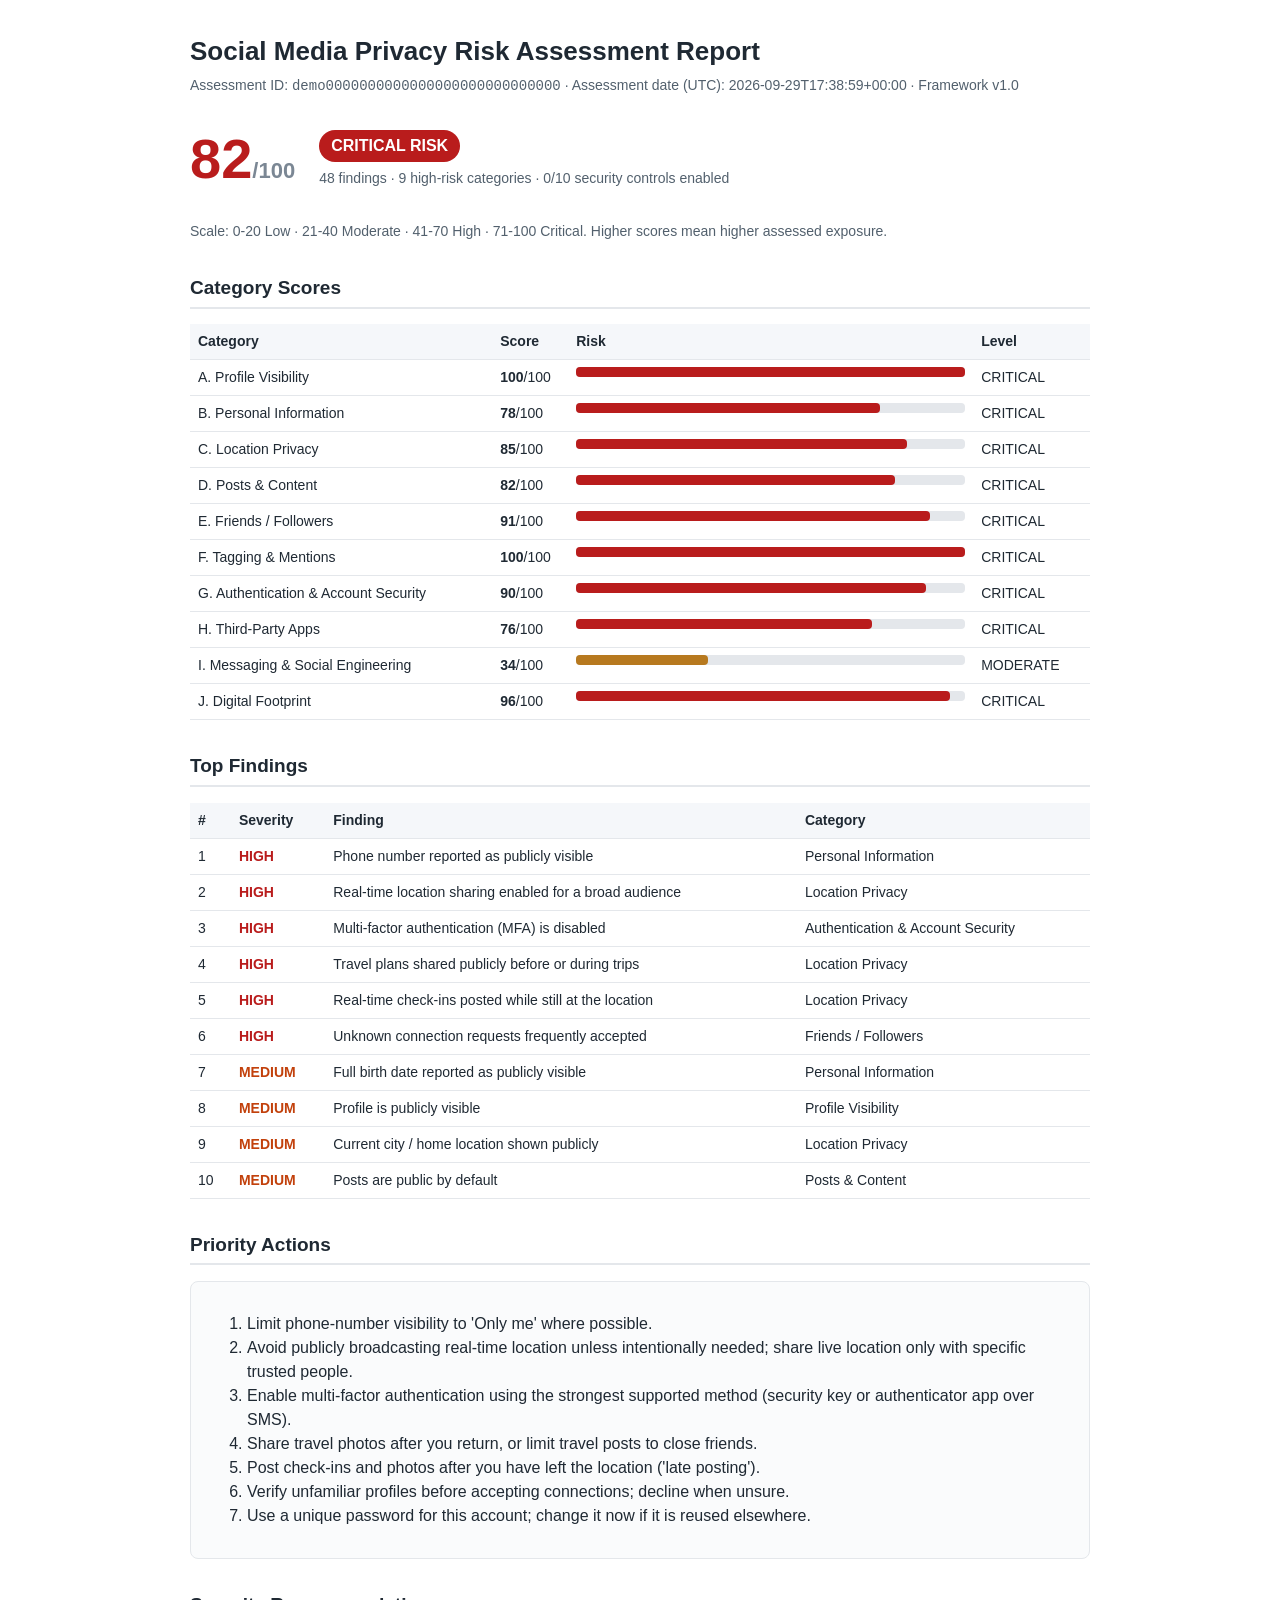
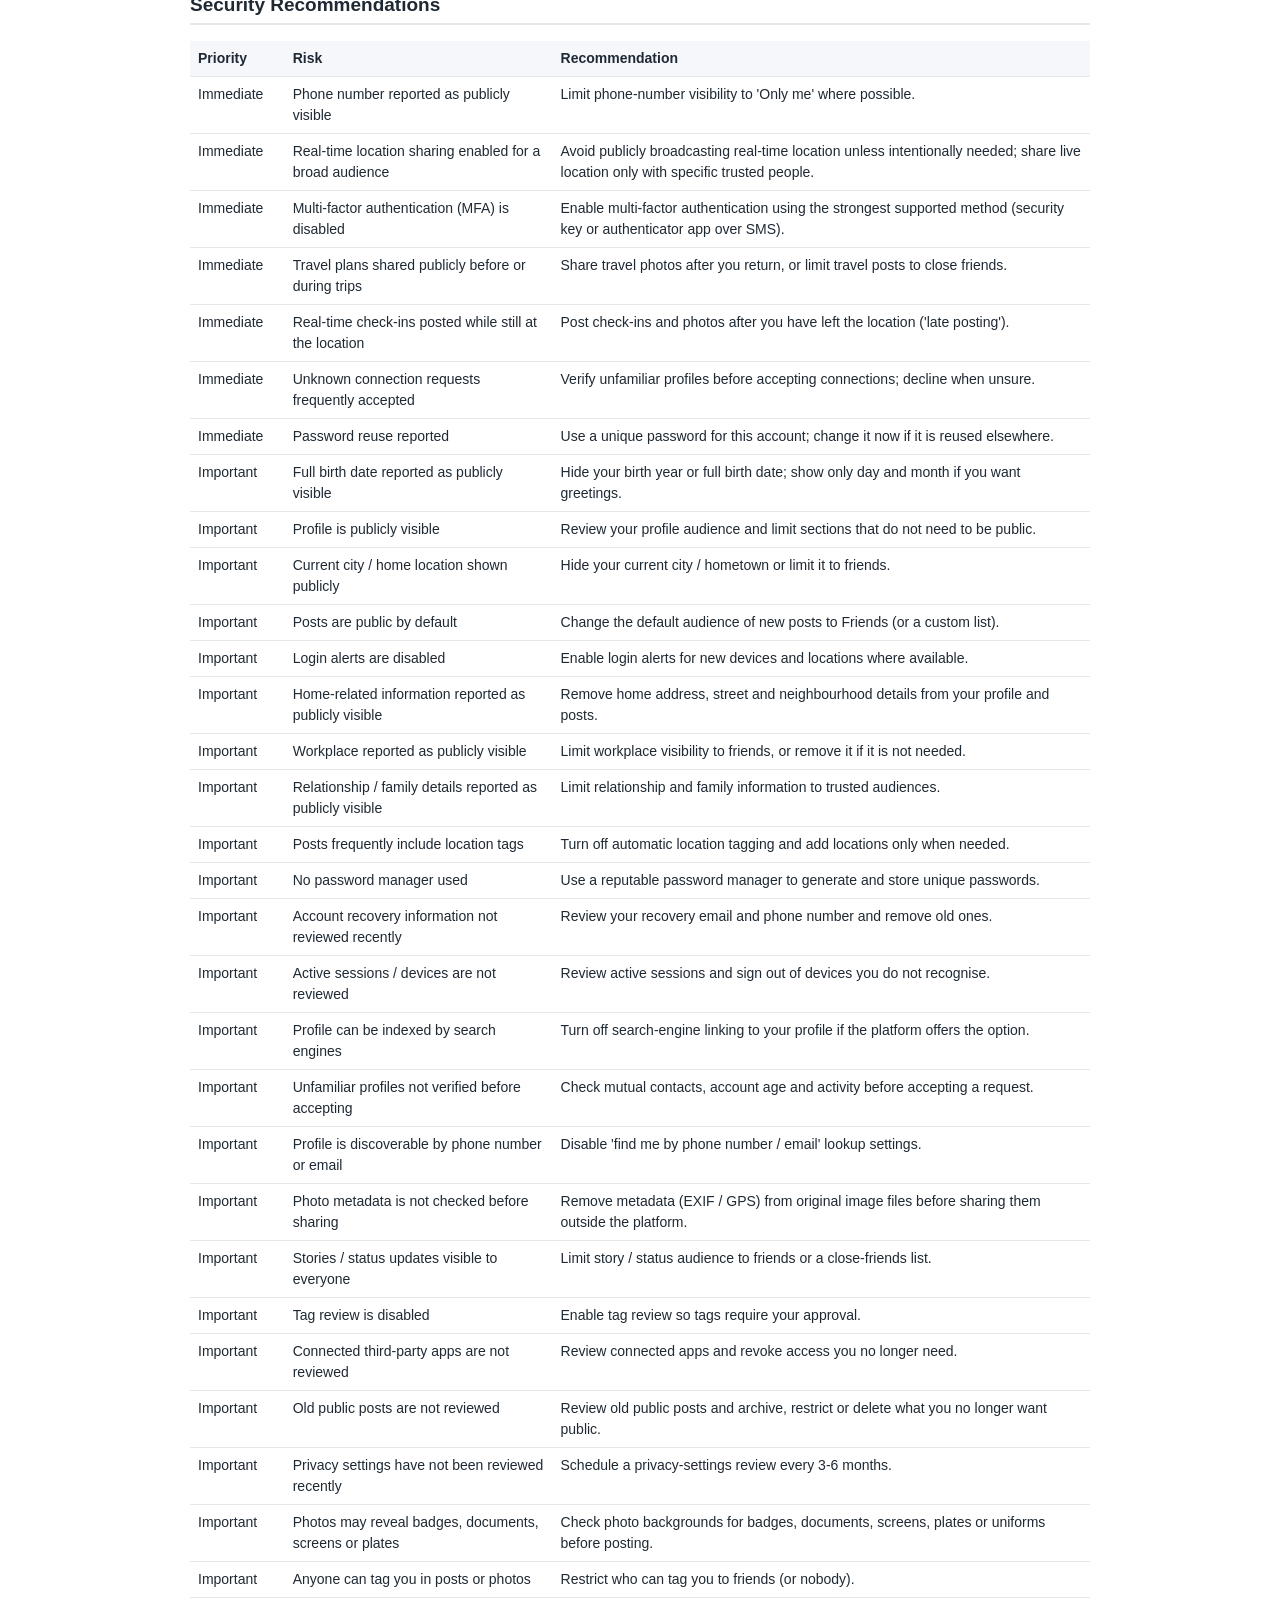
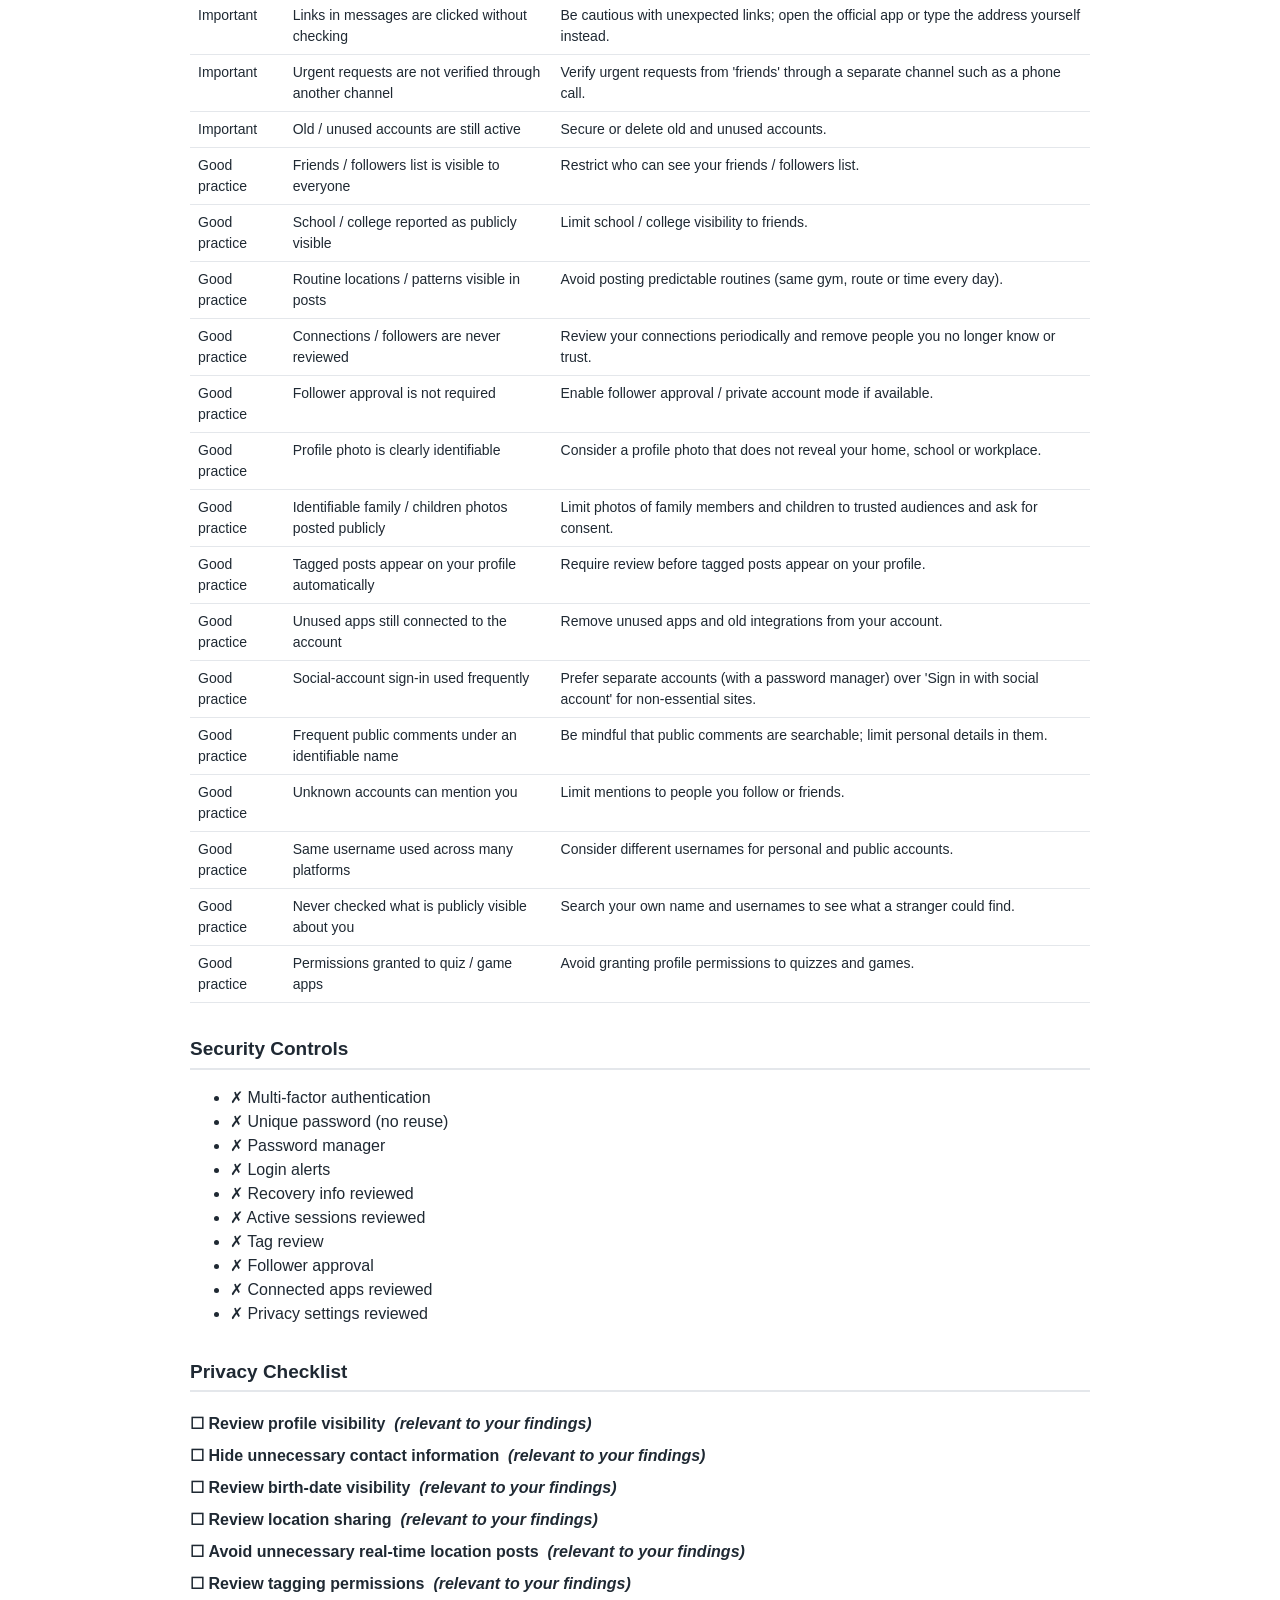
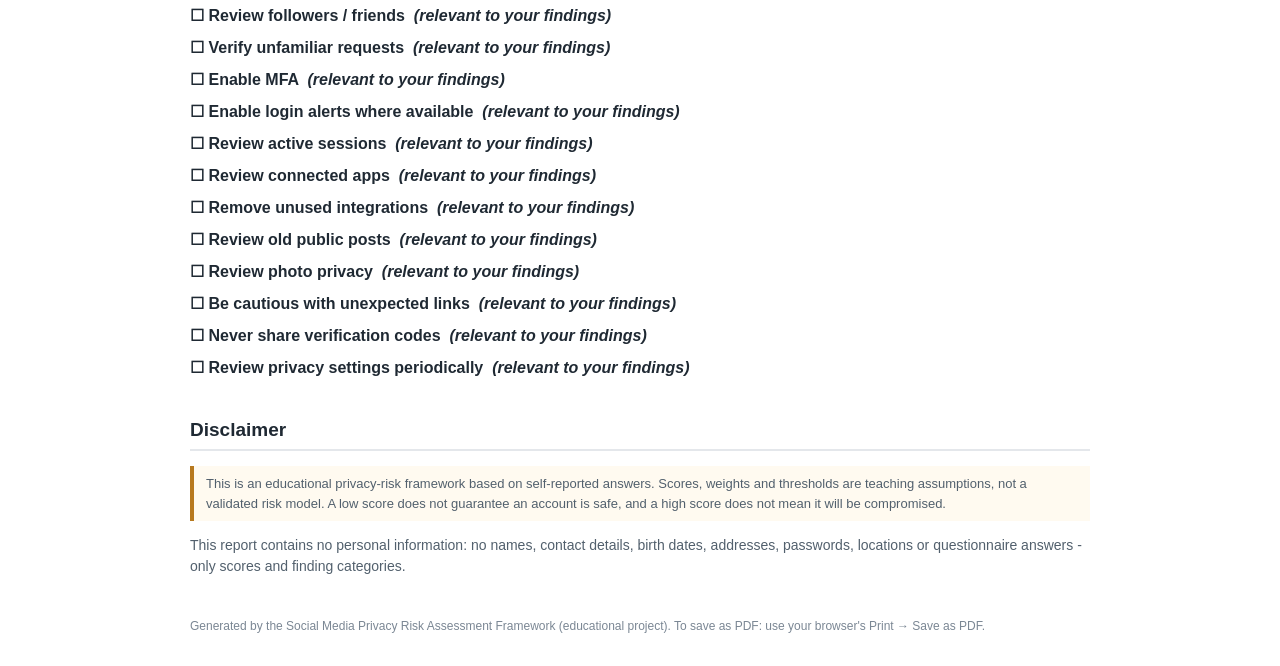
<file: reports/demo_privacy_report.html>
<!doctype html>
<html lang="en"><head><meta charset="utf-8">
<meta name="viewport" content="width=device-width, initial-scale=1">
<title>Privacy Assessment Report demo0000</title>
<style>
body{font-family:Segoe UI,Arial,sans-serif;color:#1f2933;max-width:900px;margin:32px auto;padding:0 20px;line-height:1.5}
h1{font-size:26px;margin-bottom:4px}h2{font-size:19px;border-bottom:2px solid #e4e7eb;padding-bottom:4px;margin-top:32px}
.meta{color:#52606d;font-size:14px}.score{display:flex;gap:24px;align-items:center;margin:20px 0}
.big{font-size:56px;font-weight:700}.pill{display:inline-block;padding:4px 12px;border-radius:999px;color:#fff;font-weight:600}
table{width:100%;border-collapse:collapse;font-size:14px}th,td{text-align:left;padding:7px 8px;border-bottom:1px solid #e4e7eb;vertical-align:top}
th{background:#f5f7fa}.bar{background:#e4e7eb;border-radius:4px;height:10px;width:100%}.bar span{display:block;height:10px;border-radius:4px}
.sev-HIGH{color:#b91c1c;font-weight:600}.sev-MEDIUM{color:#c2410c;font-weight:600}.sev-LOW{color:#52606d;font-weight:600}
.box{border:1px solid #e4e7eb;border-radius:8px;padding:14px 16px;background:#fafbfc}
.disclaimer{font-size:13px;color:#52606d;border-left:4px solid #b7791f;padding:8px 12px;background:#fffaf0}
ul.check{list-style:none;padding-left:0}ul.check li{padding:4px 0}ul.check li:before{content:"\2610  ";font-size:16px}
.rel{font-weight:600}.foot{margin-top:40px;font-size:12px;color:#7b8794}
@media print{body{margin:0}h2{page-break-after:avoid}table,.box{page-break-inside:avoid}}
</style></head>
<body>
<h1>Social Media Privacy Risk Assessment Report</h1>
<div class="meta">Assessment ID: <code>demo0000000000000000000000000000</code> &middot;
Assessment date (UTC): 2026-09-29T17:38:59+00:00 &middot; Framework v1.0</div>

<div class="score">
  <div class="big" style="color:#b91c1c">82<span style="font-size:22px;color:#7b8794">/100</span></div>
  <div><div class="pill" style="background:#b91c1c">CRITICAL RISK</div>
  <div class="meta" style="margin-top:6px">48 findings &middot;
  9 high-risk categories &middot;
  0/10 security controls enabled</div></div>
</div>
<p class="meta">Scale: 0-20 Low &middot; 21-40 Moderate &middot; 41-70 High &middot; 71-100 Critical.
Higher scores mean higher assessed exposure.</p>

<h2>Category Scores</h2>
<table><tr><th>Category</th><th>Score</th><th>Risk</th><th>Level</th></tr><tr><td>A. Profile Visibility</td><td style='width:60px'><strong>100</strong>/100</td><td style='width:45%'><div class="bar"><span style="width:100%;background:#b91c1c"></span></div></td><td>CRITICAL</td></tr><tr><td>B. Personal Information</td><td style='width:60px'><strong>78</strong>/100</td><td style='width:45%'><div class="bar"><span style="width:78%;background:#b91c1c"></span></div></td><td>CRITICAL</td></tr><tr><td>C. Location Privacy</td><td style='width:60px'><strong>85</strong>/100</td><td style='width:45%'><div class="bar"><span style="width:85%;background:#b91c1c"></span></div></td><td>CRITICAL</td></tr><tr><td>D. Posts &amp; Content</td><td style='width:60px'><strong>82</strong>/100</td><td style='width:45%'><div class="bar"><span style="width:82%;background:#b91c1c"></span></div></td><td>CRITICAL</td></tr><tr><td>E. Friends / Followers</td><td style='width:60px'><strong>91</strong>/100</td><td style='width:45%'><div class="bar"><span style="width:91%;background:#b91c1c"></span></div></td><td>CRITICAL</td></tr><tr><td>F. Tagging &amp; Mentions</td><td style='width:60px'><strong>100</strong>/100</td><td style='width:45%'><div class="bar"><span style="width:100%;background:#b91c1c"></span></div></td><td>CRITICAL</td></tr><tr><td>G. Authentication &amp; Account Security</td><td style='width:60px'><strong>90</strong>/100</td><td style='width:45%'><div class="bar"><span style="width:90%;background:#b91c1c"></span></div></td><td>CRITICAL</td></tr><tr><td>H. Third-Party Apps</td><td style='width:60px'><strong>76</strong>/100</td><td style='width:45%'><div class="bar"><span style="width:76%;background:#b91c1c"></span></div></td><td>CRITICAL</td></tr><tr><td>I. Messaging &amp; Social Engineering</td><td style='width:60px'><strong>34</strong>/100</td><td style='width:45%'><div class="bar"><span style="width:34%;background:#b7791f"></span></div></td><td>MODERATE</td></tr><tr><td>J. Digital Footprint</td><td style='width:60px'><strong>96</strong>/100</td><td style='width:45%'><div class="bar"><span style="width:96%;background:#b91c1c"></span></div></td><td>CRITICAL</td></tr></table>

<h2>Top Findings</h2>
<table><tr><th>#</th><th>Severity</th><th>Finding</th><th>Category</th></tr><tr><td>1</td><td class='sev-HIGH'>HIGH</td><td>Phone number reported as publicly visible</td><td>Personal Information</td></tr><tr><td>2</td><td class='sev-HIGH'>HIGH</td><td>Real-time location sharing enabled for a broad audience</td><td>Location Privacy</td></tr><tr><td>3</td><td class='sev-HIGH'>HIGH</td><td>Multi-factor authentication (MFA) is disabled</td><td>Authentication &amp; Account Security</td></tr><tr><td>4</td><td class='sev-HIGH'>HIGH</td><td>Travel plans shared publicly before or during trips</td><td>Location Privacy</td></tr><tr><td>5</td><td class='sev-HIGH'>HIGH</td><td>Real-time check-ins posted while still at the location</td><td>Location Privacy</td></tr><tr><td>6</td><td class='sev-HIGH'>HIGH</td><td>Unknown connection requests frequently accepted</td><td>Friends / Followers</td></tr><tr><td>7</td><td class='sev-MEDIUM'>MEDIUM</td><td>Full birth date reported as publicly visible</td><td>Personal Information</td></tr><tr><td>8</td><td class='sev-MEDIUM'>MEDIUM</td><td>Profile is publicly visible</td><td>Profile Visibility</td></tr><tr><td>9</td><td class='sev-MEDIUM'>MEDIUM</td><td>Current city / home location shown publicly</td><td>Location Privacy</td></tr><tr><td>10</td><td class='sev-MEDIUM'>MEDIUM</td><td>Posts are public by default</td><td>Posts &amp; Content</td></tr></table>

<h2>Priority Actions</h2>
<div class="box"><ol><li>Limit phone-number visibility to &#x27;Only me&#x27; where possible.</li><li>Avoid publicly broadcasting real-time location unless intentionally needed; share live location only with specific trusted people.</li><li>Enable multi-factor authentication using the strongest supported method (security key or authenticator app over SMS).</li><li>Share travel photos after you return, or limit travel posts to close friends.</li><li>Post check-ins and photos after you have left the location (&#x27;late posting&#x27;).</li><li>Verify unfamiliar profiles before accepting connections; decline when unsure.</li><li>Use a unique password for this account; change it now if it is reused elsewhere.</li></ol></div>

<h2>Security Recommendations</h2>
<table><tr><th>Priority</th><th>Risk</th><th>Recommendation</th></tr><tr><td>Immediate</td><td>Phone number reported as publicly visible</td><td>Limit phone-number visibility to &#x27;Only me&#x27; where possible.</td></tr><tr><td>Immediate</td><td>Real-time location sharing enabled for a broad audience</td><td>Avoid publicly broadcasting real-time location unless intentionally needed; share live location only with specific trusted people.</td></tr><tr><td>Immediate</td><td>Multi-factor authentication (MFA) is disabled</td><td>Enable multi-factor authentication using the strongest supported method (security key or authenticator app over SMS).</td></tr><tr><td>Immediate</td><td>Travel plans shared publicly before or during trips</td><td>Share travel photos after you return, or limit travel posts to close friends.</td></tr><tr><td>Immediate</td><td>Real-time check-ins posted while still at the location</td><td>Post check-ins and photos after you have left the location (&#x27;late posting&#x27;).</td></tr><tr><td>Immediate</td><td>Unknown connection requests frequently accepted</td><td>Verify unfamiliar profiles before accepting connections; decline when unsure.</td></tr><tr><td>Immediate</td><td>Password reuse reported</td><td>Use a unique password for this account; change it now if it is reused elsewhere.</td></tr><tr><td>Important</td><td>Full birth date reported as publicly visible</td><td>Hide your birth year or full birth date; show only day and month if you want greetings.</td></tr><tr><td>Important</td><td>Profile is publicly visible</td><td>Review your profile audience and limit sections that do not need to be public.</td></tr><tr><td>Important</td><td>Current city / home location shown publicly</td><td>Hide your current city / hometown or limit it to friends.</td></tr><tr><td>Important</td><td>Posts are public by default</td><td>Change the default audience of new posts to Friends (or a custom list).</td></tr><tr><td>Important</td><td>Login alerts are disabled</td><td>Enable login alerts for new devices and locations where available.</td></tr><tr><td>Important</td><td>Home-related information reported as publicly visible</td><td>Remove home address, street and neighbourhood details from your profile and posts.</td></tr><tr><td>Important</td><td>Workplace reported as publicly visible</td><td>Limit workplace visibility to friends, or remove it if it is not needed.</td></tr><tr><td>Important</td><td>Relationship / family details reported as publicly visible</td><td>Limit relationship and family information to trusted audiences.</td></tr><tr><td>Important</td><td>Posts frequently include location tags</td><td>Turn off automatic location tagging and add locations only when needed.</td></tr><tr><td>Important</td><td>No password manager used</td><td>Use a reputable password manager to generate and store unique passwords.</td></tr><tr><td>Important</td><td>Account recovery information not reviewed recently</td><td>Review your recovery email and phone number and remove old ones.</td></tr><tr><td>Important</td><td>Active sessions / devices are not reviewed</td><td>Review active sessions and sign out of devices you do not recognise.</td></tr><tr><td>Important</td><td>Profile can be indexed by search engines</td><td>Turn off search-engine linking to your profile if the platform offers the option.</td></tr><tr><td>Important</td><td>Unfamiliar profiles not verified before accepting</td><td>Check mutual contacts, account age and activity before accepting a request.</td></tr><tr><td>Important</td><td>Profile is discoverable by phone number or email</td><td>Disable &#x27;find me by phone number / email&#x27; lookup settings.</td></tr><tr><td>Important</td><td>Photo metadata is not checked before sharing</td><td>Remove metadata (EXIF / GPS) from original image files before sharing them outside the platform.</td></tr><tr><td>Important</td><td>Stories / status updates visible to everyone</td><td>Limit story / status audience to friends or a close-friends list.</td></tr><tr><td>Important</td><td>Tag review is disabled</td><td>Enable tag review so tags require your approval.</td></tr><tr><td>Important</td><td>Connected third-party apps are not reviewed</td><td>Review connected apps and revoke access you no longer need.</td></tr><tr><td>Important</td><td>Old public posts are not reviewed</td><td>Review old public posts and archive, restrict or delete what you no longer want public.</td></tr><tr><td>Important</td><td>Privacy settings have not been reviewed recently</td><td>Schedule a privacy-settings review every 3-6 months.</td></tr><tr><td>Important</td><td>Photos may reveal badges, documents, screens or plates</td><td>Check photo backgrounds for badges, documents, screens, plates or uniforms before posting.</td></tr><tr><td>Important</td><td>Anyone can tag you in posts or photos</td><td>Restrict who can tag you to friends (or nobody).</td></tr><tr><td>Important</td><td>Links in messages are clicked without checking</td><td>Be cautious with unexpected links; open the official app or type the address yourself instead.</td></tr><tr><td>Important</td><td>Urgent requests are not verified through another channel</td><td>Verify urgent requests from &#x27;friends&#x27; through a separate channel such as a phone call.</td></tr><tr><td>Important</td><td>Old / unused accounts are still active</td><td>Secure or delete old and unused accounts.</td></tr><tr><td>Good practice</td><td>Friends / followers list is visible to everyone</td><td>Restrict who can see your friends / followers list.</td></tr><tr><td>Good practice</td><td>School / college reported as publicly visible</td><td>Limit school / college visibility to friends.</td></tr><tr><td>Good practice</td><td>Routine locations / patterns visible in posts</td><td>Avoid posting predictable routines (same gym, route or time every day).</td></tr><tr><td>Good practice</td><td>Connections / followers are never reviewed</td><td>Review your connections periodically and remove people you no longer know or trust.</td></tr><tr><td>Good practice</td><td>Follower approval is not required</td><td>Enable follower approval / private account mode if available.</td></tr><tr><td>Good practice</td><td>Profile photo is clearly identifiable</td><td>Consider a profile photo that does not reveal your home, school or workplace.</td></tr><tr><td>Good practice</td><td>Identifiable family / children photos posted publicly</td><td>Limit photos of family members and children to trusted audiences and ask for consent.</td></tr><tr><td>Good practice</td><td>Tagged posts appear on your profile automatically</td><td>Require review before tagged posts appear on your profile.</td></tr><tr><td>Good practice</td><td>Unused apps still connected to the account</td><td>Remove unused apps and old integrations from your account.</td></tr><tr><td>Good practice</td><td>Social-account sign-in used frequently</td><td>Prefer separate accounts (with a password manager) over &#x27;Sign in with social account&#x27; for non-essential sites.</td></tr><tr><td>Good practice</td><td>Frequent public comments under an identifiable name</td><td>Be mindful that public comments are searchable; limit personal details in them.</td></tr><tr><td>Good practice</td><td>Unknown accounts can mention you</td><td>Limit mentions to people you follow or friends.</td></tr><tr><td>Good practice</td><td>Same username used across many platforms</td><td>Consider different usernames for personal and public accounts.</td></tr><tr><td>Good practice</td><td>Never checked what is publicly visible about you</td><td>Search your own name and usernames to see what a stranger could find.</td></tr><tr><td>Good practice</td><td>Permissions granted to quiz / game apps</td><td>Avoid granting profile permissions to quizzes and games.</td></tr></table>

<h2>Security Controls</h2>
<ul><li>&#10007; Multi-factor authentication</li><li>&#10007; Unique password (no reuse)</li><li>&#10007; Password manager</li><li>&#10007; Login alerts</li><li>&#10007; Recovery info reviewed</li><li>&#10007; Active sessions reviewed</li><li>&#10007; Tag review</li><li>&#10007; Follower approval</li><li>&#10007; Connected apps reviewed</li><li>&#10007; Privacy settings reviewed</li></ul>

<h2>Privacy Checklist</h2>
<ul class="check"><li class='rel'>Review profile visibility &nbsp;<em>(relevant to your findings)</em></li><li class='rel'>Hide unnecessary contact information &nbsp;<em>(relevant to your findings)</em></li><li class='rel'>Review birth-date visibility &nbsp;<em>(relevant to your findings)</em></li><li class='rel'>Review location sharing &nbsp;<em>(relevant to your findings)</em></li><li class='rel'>Avoid unnecessary real-time location posts &nbsp;<em>(relevant to your findings)</em></li><li class='rel'>Review tagging permissions &nbsp;<em>(relevant to your findings)</em></li><li class='rel'>Review followers / friends &nbsp;<em>(relevant to your findings)</em></li><li class='rel'>Verify unfamiliar requests &nbsp;<em>(relevant to your findings)</em></li><li class='rel'>Enable MFA &nbsp;<em>(relevant to your findings)</em></li><li class='rel'>Enable login alerts where available &nbsp;<em>(relevant to your findings)</em></li><li class='rel'>Review active sessions &nbsp;<em>(relevant to your findings)</em></li><li class='rel'>Review connected apps &nbsp;<em>(relevant to your findings)</em></li><li class='rel'>Remove unused integrations &nbsp;<em>(relevant to your findings)</em></li><li class='rel'>Review old public posts &nbsp;<em>(relevant to your findings)</em></li><li class='rel'>Review photo privacy &nbsp;<em>(relevant to your findings)</em></li><li class='rel'>Be cautious with unexpected links &nbsp;<em>(relevant to your findings)</em></li><li class='rel'>Never share verification codes &nbsp;<em>(relevant to your findings)</em></li><li class='rel'>Review privacy settings periodically &nbsp;<em>(relevant to your findings)</em></li></ul>

<h2>Disclaimer</h2>
<p class="disclaimer">This is an educational privacy-risk framework based on self-reported answers. Scores, weights and thresholds are teaching assumptions, not a validated risk model. A low score does not guarantee an account is safe, and a high score does not mean it will be compromised.</p>
<p class="meta">This report contains no personal information: no names, contact details, birth dates,
addresses, passwords, locations or questionnaire answers - only scores and finding categories.</p>

<div class="foot">Generated by the Social Media Privacy Risk Assessment Framework (educational project).
To save as PDF: use your browser's Print &rarr; Save as PDF.</div>
</body></html>
</file>
